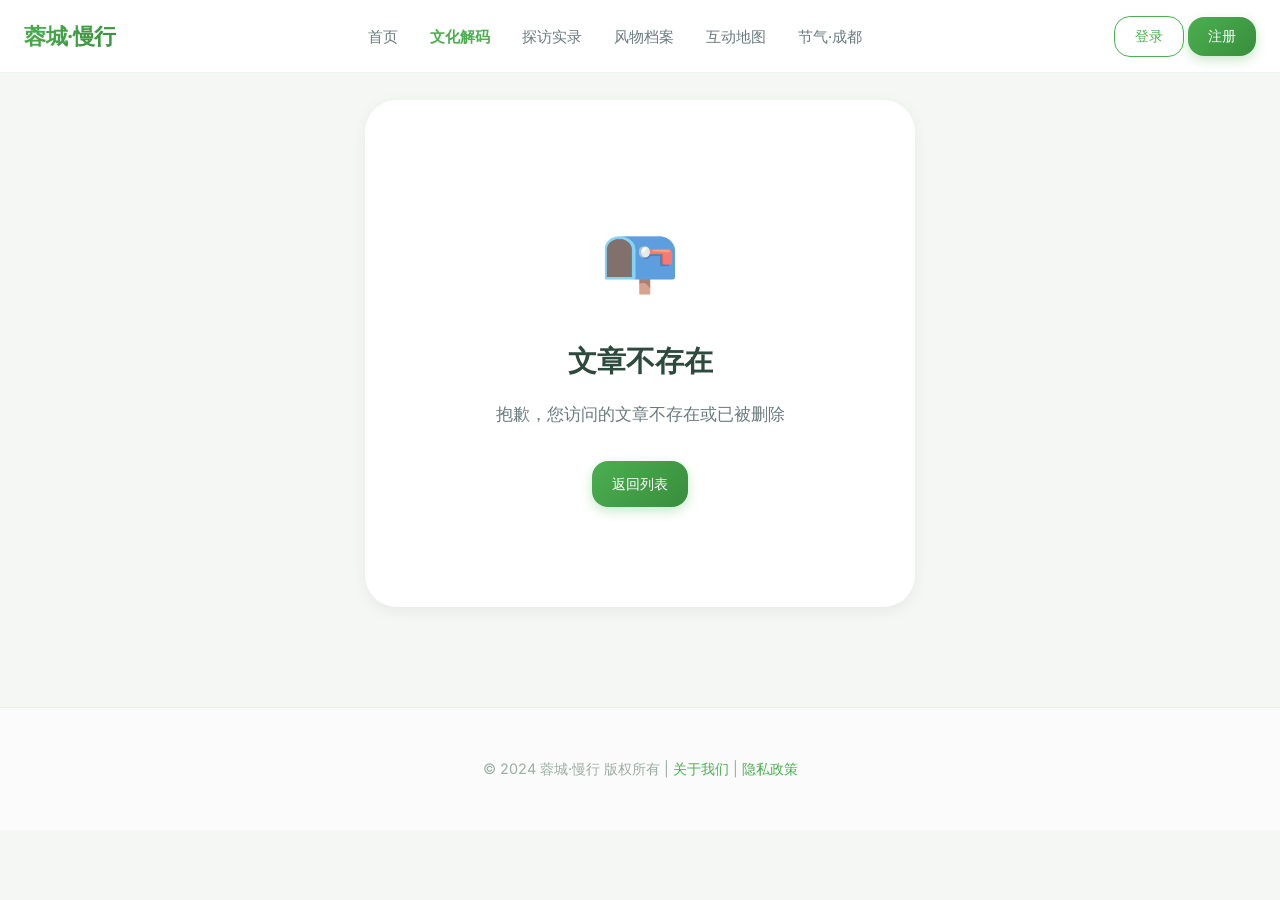
<file: article-detail.html>
<!DOCTYPE html>
<html lang="zh-CN">
<head>
    <meta charset="UTF-8">
    <meta name="viewport" content="width=device-width, initial-scale=1.0">
    <meta name="keywords" content="成都,文化解码,文章详情">
    <meta name="description" content="蓉城·慢行 - 文化解码文章详情">
    <title>文章详情 - 蓉城·慢行</title>
    <link rel="preconnect" href="https://fonts.googleapis.com">
    <link rel="preconnect" href="https://fonts.gstatic.com" crossorigin>
    <link href="https://fonts.googleapis.com/css2?family=Inter:wght@400;500;600;700&family=Noto+Serif+SC:wght@400;500;600&display=swap" rel="stylesheet">
    <style>
        :root {
            --primary-color: #4CAF50;
            --primary-dark: #388E3C;
            --primary-light: #E8F5E9;
            --background-color: #F5F7F5;
            --card-bg: #FFFFFF;
            --text-primary: #2D4A3E;
            --text-secondary: #6B7B7D;
            --text-muted: #9CAFA5;
            --border-color: rgba(76, 175, 80, 0.1);
            
            --color-history: #4CAF50;
            --color-ich: #FF9800;
            --color-folk: #2196F3;
            --color-festival: #9C27B0;
            
            --shadow-sm: 0 2px 8px rgba(0, 0, 0, 0.04);
            --shadow-md: 0 4px 16px rgba(0, 0, 0, 0.06);
            --shadow-lg: 0 8px 24px rgba(0, 0, 0, 0.08);
            --radius-sm: 12px;
            --radius-md: 16px;
            --radius-lg: 24px;
            --radius-xl: 32px;
        }

        * {
            margin: 0;
            padding: 0;
            box-sizing: border-box;
        }

        body {
            font-family: 'Inter', system-ui, -apple-system, sans-serif;
            background-color: var(--background-color);
            color: var(--text-primary);
            line-height: 1.8;
        }

        .header {
            background: rgba(255, 255, 255, 0.95);
            backdrop-filter: blur(16px);
            -webkit-backdrop-filter: blur(16px);
            position: fixed;
            top: 0;
            left: 0;
            right: 0;
            z-index: 1000;
            border-bottom: 1px solid var(--border-color);
        }

        .container {
            max-width: 1280px;
            margin: 0 auto;
            padding: 0 24px;
            display: flex;
            justify-content: space-between;
            align-items: center;
            height: 72px;
        }

        .logo {
            font-size: 1.4rem;
            font-weight: 600;
            background: linear-gradient(135deg, var(--primary-color) 0%, var(--primary-dark) 100%);
            -webkit-background-clip: text;
            -webkit-text-fill-color: transparent;
            background-clip: text;
            text-decoration: none;
            letter-spacing: -0.5px;
        }

        .nav-links {
            display: flex;
            list-style: none;
            gap: 32px;
        }

        .nav-links a {
            text-decoration: none;
            color: var(--text-secondary);
            font-size: 0.95rem;
            font-weight: 400;
            transition: color 0.25s ease;
        }

        .nav-links a:hover {
            color: var(--primary-color);
        }

        .nav-links a.active {
            color: var(--primary-color);
            font-weight: 600;
        }

        .btn {
            padding: 10px 20px;
            border-radius: var(--radius-md);
            font-size: 0.9rem;
            font-weight: 500;
            cursor: pointer;
            border: none;
            transition: all 0.25s ease;
            text-decoration: none;
            display: inline-flex;
            align-items: center;
            font-family: inherit;
        }

        .btn-outline {
            background: transparent;
            border: 1.5px solid var(--primary-color);
            color: var(--primary-color);
        }

        .btn-outline:hover {
            background: rgba(76, 175, 80, 0.08);
        }

        .btn-fill {
            background: linear-gradient(135deg, var(--primary-color) 0%, var(--primary-dark) 100%);
            color: white;
            box-shadow: 0 4px 12px rgba(76, 175, 80, 0.3);
        }

        .btn-fill:hover {
            transform: translateY(-1px);
            box-shadow: 0 6px 20px rgba(76, 175, 80, 0.4);
        }

        .back-btn {
            display: inline-flex;
            align-items: center;
            gap: 8px;
            color: var(--primary-color);
            text-decoration: none;
            font-weight: 500;
            padding: 14px 24px;
            border-radius: var(--radius-md);
            background: rgba(76, 175, 80, 0.08);
            transition: all 0.3s ease;
            margin-bottom: 32px;
            border: 1px solid transparent;
        }

        .back-btn:hover {
            background: rgba(76, 175, 80, 0.15);
            transform: translateX(-6px);
            border-color: rgba(76, 175, 80, 0.2);
        }

        .article-container {
            max-width: 850px;
            margin: 100px auto 80px;
            padding: 0 24px;
        }

        .article-header {
            margin-bottom: 36px;
        }

        .article-meta {
            display: flex;
            align-items: center;
            gap: 16px;
            margin-bottom: 20px;
            flex-wrap: wrap;
        }

        .article-tag {
            padding: 8px 20px;
            border-radius: 24px;
            font-size: 0.85rem;
            font-weight: 600;
            color: white;
            box-shadow: 0 2px 8px rgba(0, 0, 0, 0.15);
        }

        .article-tag.history { background: var(--color-history); }
        .article-tag.ich { background: var(--color-ich); }
        .article-tag.folk { background: var(--color-folk); }
        .article-tag.festival { background: var(--color-festival); }

        .article-date {
            font-size: 0.95rem;
            color: var(--text-muted);
            display: flex;
            align-items: center;
            gap: 6px;
        }

        .article-date::before {
            content: '📅';
            font-size: 0.85rem;
        }

        .article-title {
            font-family: 'Noto Serif SC', 'Inter', serif;
            font-size: 2.5rem;
            font-weight: 600;
            color: var(--text-primary);
            line-height: 1.25;
            margin-bottom: 24px;
            letter-spacing: -0.5px;
        }

        .article-cover-wrapper {
            position: relative;
            margin-bottom: 40px;
            border-radius: var(--radius-xl);
            overflow: hidden;
            box-shadow: var(--shadow-lg);
        }

        .article-cover {
            width: 100%;
            height: 420px;
            object-fit: cover;
            transition: transform 0.6s ease;
        }

        .article-cover-wrapper:hover .article-cover {
            transform: scale(1.02);
        }

        .cover-overlay {
            position: absolute;
            bottom: 0;
            left: 0;
            right: 0;
            height: 80px;
            background: linear-gradient(to top, rgba(0, 0, 0, 0.4), transparent);
        }

        .article-content {
            background: var(--card-bg);
            padding: 48px;
            border-radius: var(--radius-xl);
            box-shadow: var(--shadow-sm);
        }

        .article-text {
            font-size: 1.1rem;
            color: var(--text-primary);
            line-height: 1.9;
            margin-bottom: 40px;
        }

        .article-text p {
            margin-bottom: 24px;
            text-indent: 2em;
        }

        .article-text p:last-child {
            margin-bottom: 0;
        }

        .knowledge-section {
            background: linear-gradient(135deg, var(--primary-light) 0%, rgba(76, 175, 80, 0.02) 100%);
            border-left: 5px solid var(--primary-color);
            padding: 28px;
            border-radius: 0 var(--radius-lg) var(--radius-lg) 0;
            margin-bottom: 36px;
        }

        .knowledge-section h3 {
            font-size: 1.3rem;
            font-weight: 600;
            color: var(--primary-color);
            margin-bottom: 20px;
            display: flex;
            align-items: center;
            gap: 10px;
        }

        .knowledge-section ul {
            list-style: none;
            padding: 0;
        }

        .knowledge-section li {
            position: relative;
            padding-left: 32px;
            padding-bottom: 16px;
            color: var(--text-secondary);
            font-size: 1rem;
            line-height: 1.8;
        }

        .knowledge-section li:last-child {
            padding-bottom: 0;
        }

        .knowledge-section li::before {
            content: '';
            position: absolute;
            left: 0;
            top: 8px;
            width: 20px;
            height: 20px;
            background: var(--primary-color);
            color: white;
            border-radius: 50%;
            font-size: 0.8rem;
            display: flex;
            align-items: center;
            justify-content: center;
            font-weight: 600;
            box-shadow: 0 2px 8px rgba(76, 175, 80, 0.3);
        }

        .knowledge-section li:nth-child(1)::before { content: '1'; }
        .knowledge-section li:nth-child(2)::before { content: '2'; }
        .knowledge-section li:nth-child(3)::before { content: '3'; }

        .extra-section {
            background: linear-gradient(135deg, #FFF9C4 0%, #FFF59D 100%);
            border-radius: var(--radius-lg);
            padding: 28px;
            margin-bottom: 36px;
            border: 1px solid rgba(255, 193, 7, 0.3);
        }

        .extra-section h3 {
            font-size: 1.2rem;
            font-weight: 600;
            color: #F57C00;
            margin-bottom: 14px;
            display: flex;
            align-items: center;
            gap: 8px;
        }

        .extra-section p {
            font-size: 0.98rem;
            color: var(--text-primary);
            line-height: 1.8;
        }

        .source-section {
            background: #F8F9FA;
            border-radius: var(--radius-lg);
            padding: 24px;
            border-left: 4px solid var(--text-muted);
        }

        .source-section h3 {
            font-size: 1.1rem;
            font-weight: 600;
            color: var(--text-muted);
            margin-bottom: 12px;
            display: flex;
            align-items: center;
            gap: 8px;
        }

        .source-section p {
            font-size: 0.95rem;
            color: var(--text-secondary);
            line-height: 1.7;
            font-style: italic;
        }

        .not-found {
            text-align: center;
            padding: 100px 24px;
            max-width: 550px;
            margin: 100px auto;
            background: var(--card-bg);
            border-radius: var(--radius-xl);
            box-shadow: var(--shadow-md);
        }

        .not-found-icon {
            font-size: 4rem;
            margin-bottom: 20px;
            opacity: 0.7;
        }

        .not-found h2 {
            font-size: 1.8rem;
            font-weight: 600;
            color: var(--text-primary);
            margin-bottom: 12px;
        }

        .not-found p {
            font-size: 1.05rem;
            color: var(--text-secondary);
            margin-bottom: 32px;
        }

        .footer {
            text-align: center;
            padding: 48px 24px;
            color: var(--text-muted);
            font-size: 0.9rem;
            border-top: 1px solid var(--border-color);
            margin-top: 60px;
            background: rgba(255, 255, 255, 0.5);
        }

        .footer a {
            color: var(--primary-color);
            text-decoration: none;
            transition: color 0.25s ease;
        }

        .footer a:hover {
            color: var(--primary-dark);
        }

        @media (max-width: 768px) {
            .container {
                padding: 0 16px;
                height: 64px;
            }

            .logo {
                font-size: 1.2rem;
            }

            .nav-links {
                display: none;
            }

            .btn {
                padding: 8px 14px;
                font-size: 0.85rem;
            }

            .article-container {
                margin-top: 80px;
                padding: 0 16px;
            }

            .back-btn {
                padding: 12px 20px;
                font-size: 0.9rem;
            }

            .article-title {
                font-size: 1.7rem;
                line-height: 1.3;
            }

            .article-cover-wrapper {
                border-radius: var(--radius-lg);
            }

            .article-cover {
                height: 260px;
            }

            .article-content {
                padding: 28px 24px;
                border-radius: var(--radius-lg);
            }

            .article-text {
                font-size: 1rem;
            }

            .article-text p {
                margin-bottom: 20px;
            }

            .knowledge-section,
            .extra-section,
            .source-section {
                padding: 20px;
            }

            .knowledge-section h3,
            .extra-section h3 {
                font-size: 1.1rem;
            }

            .knowledge-section li {
                padding-left: 28px;
                font-size: 0.95rem;
            }
        }
    </style>
</head>
<body>
    <header class="header">
        <div class="container">
            <a href="index.html" class="logo">蓉城·慢行</a>
            <ul class="nav-links">
                <li><a href="index.html">首页</a></li>
                <li><a href="articles.html" class="active">文化解码</a></li>
                <li><a href="travelogue.html">探访实录</a></li>
                <li><a href="fengwu.html">风物档案</a></li>
                <li><a href="map.html">互动地图</a></li>
                <li><a href="solar-term.html">节气·成都</a></li>
            </ul>
            <div class="auth-buttons" id="authButtons">
                <button class="btn btn-outline" onclick="window.location.href='login.html'">登录</button>
                <button class="btn btn-fill" onclick="window.location.href='login.html'">注册</button>
            </div>
        </div>
    </header>

    <main class="article-container" id="articleContainer">
        <div class="not-found" id="notFound">
            <div class="not-found-icon">📭</div>
            <h2>文章不存在</h2>
            <p>抱歉，您访问的文章不存在或已被删除</p>
            <a href="articles.html" class="btn btn-fill">返回列表</a>
        </div>
    </main>

    <footer class="footer">
        <p>&copy; 2024 蓉城·慢行 版权所有 | <a href="#" target="_blank">关于我们</a> | <a href="#" target="_blank">隐私政策</a></p>
    </footer>

    <script>
        const articlesData = {
            "history-1": {
                id: "history-1",
                title: "三星堆与古蜀文明：神秘的古蜀王国",
                type: "历史渊源",
                typeClass: "history",
                date: "2025年1月1日",
                image: "sanxing.png",
                content: `三星堆遗址位于四川广汉，距今约4800-2600年，是古蜀文化的代表性遗址。1929年，当地农民燕道诚在挖水沟时首次发现玉石器，从此揭开了古蜀文明的神秘面纱。

1986年，两个祭祀坑的发现震惊世界，出土了青铜神树、青铜大立人、纵目面具等珍贵文物1000余件。这些文物造型奇特、工艺精湛，与中原青铜文明迥然不同，证明古代蜀地存在着一个高度发达的独立文明。

三星堆的发现改写了中国古代文明史，将古蜀文明的历史推前到5000年前。学者认为，三星堆可能是古代蜀国的都城，是长江上游文明的中心。`,
                knowledgePoints: [
                    "三星堆遗址位于四川广汉，距今约4800-2600年，是古蜀文化的代表性遗址。",
                    "出土的青铜神树高达3.96米，是世界上发现最大的单件青铜文物。",
                    "纵目面具的眼球呈柱状突出，被认为是蜀王蚕丛“纵目”传说的物证。"
                ],
                source: "引自《三星堆：古蜀王国的圣地》，四川省文物考古研究院，2021年",
                extra: {
                    title: "🔍 考古小知识",
                    content: "三星堆的“三星”得名于遗址区三个起伏相连的土堆，宛如三颗星辰；而“堆”在四川方言中指人工筑造的土台。"
                }
            },
            "history-2": {
                id: "history-2",
                title: "都江堰：李冰父子的千年水利奇迹",
                type: "历史渊源",
                typeClass: "history",
                date: "2025年1月2日",
                image: "dujiangyan.png",
                content: `都江堰始建于公元前256年，由战国时期秦国蜀郡太守李冰及其子主持修建。这是全世界迄今为止年代最久、唯一留存、仍在使用的无坝引水水利工程。

都江堰由三大主体工程组成：鱼嘴分水堤将岷江分为内江和外江；飞沙堰溢洪道在洪水期自动溢洪排沙；宝瓶口则控制进入成都平原的水量。“深淘滩，低作堰”的治水六字诀，至今仍是水利工程的重要准则。

都江堰的建成使成都平原“水旱从人，不知饥馑”，从此成为“天府之国”。2000年，都江堰被列入世界文化遗产名录。`,
                knowledgePoints: [
                    "都江堰由鱼嘴分水堤、飞沙堰溢洪道、宝瓶口引水口三大主体工程组成。",
                    "“深淘滩，低作堰”的治水六字诀，至今仍是水利工程的重要准则。",
                    "都江堰使成都平原成为“天府之国”，灌溉面积超过1000万亩。"
                ],
                source: "引自《都江堰：世界文化遗产保护报告》，都江堰管理局，2022年",
                extra: {
                    title: "🌊 放水节",
                    content: "每年清明节，都江堰举行盛大的放水节，模拟古代“砍杩槎放水”仪式，重现两千多年前李冰“祀水”的古老传统。"
                }
            },
            "ich-1": {
                id: "ich-1",
                title: "蜀锦：千年织锦，东方瑰宝",
                type: "非遗",
                typeClass: "ich",
                date: "2025年1月3日",
                image: "shujin.png",
                content: `蜀锦是中国四大名锦之一，因产于四川（古称“蜀”）而得名。蜀锦以图案精美、色彩艳丽、质地坚韧著称，已有2000多年历史。

蜀锦采用独特的“通经断纬”织法，可实现复杂图案的一次成型。这种织法比一般织锦更费工时，但图案更加精细立体。蜀锦的纹样多取材于自然，如熊猫、芙蓉、龙凤等，富有浓郁的地方特色。

成都“锦江区”的名称正源于蜀锦。三国时期，蜀汉在成都设“锦官”管理蜀锦生产，成都因此得名“锦官城”。2006年，蜀锦织造技艺被列入第一批国家级非物质文化遗产名录。`,
                knowledgePoints: [
                    "蜀锦采用独特的“通经断纬”织法，可实现复杂图案的一次成型。",
                    "2006年，蜀锦织造技艺被列入第一批国家级非物质文化遗产名录。",
                    "成都“锦江区”的名称正源于蜀锦，因古代设有锦官管理蜀锦生产。"
                ],
                source: "引自《蜀锦志》，成都市非物质文化遗产保护中心，2019年",
                extra: {
                    title: "🏛️ 蜀锦与丝绸之路",
                    content: "蜀锦是南方丝绸之路上的重要贸易商品，远销印度、中亚乃至罗马，是中华文明与世界文明交流的见证。"
                }
            },
            "ich-2": {
                id: "ich-2",
                title: "川剧变脸：瞬息万变的艺术",
                type: "非遗",
                typeClass: "ich",
                date: "2025年1月4日",
                image: "bianlian.png",
                content: `变脸是川剧表演的特技之一，用于揭示剧中人物的内心及思想感情的变化，即把不可见、不可感的抽象情绪变成可见可感的具体形象——脸谱。

川剧变脸的手法大体上分为三种：“抹脸”、“吹脸”、“扯脸”。“抹脸”是将油彩涂在脸上某部位，用手一抹即可变脸；“吹脸”适用于金粉、墨粉等粉末状化妆品；“扯脸”最为复杂，将脸谱画在绸子上剪好，系上丝线贴在脸上，表演时一张张扯下。

变脸的目的与剧情发展紧密相关，是川剧艺术中刻画人物的重要手段。川剧变脸已被列为国家级非物质文化遗产，并成为成都文化的国际名片。`,
                knowledgePoints: [
                    "变脸手法包括抹脸、吹脸、扯脸三种，其中“扯脸”最为复杂，可变换10多张脸谱。",
                    "脸谱颜色代表不同人物性格：红色表忠勇、黑色表刚直、白色表奸诈。",
                    "川剧变脸已被列为国家级非物质文化遗产，并成为成都文化的国际名片。"
                ],
                source: "引自《川剧艺术大观》，四川省川剧院，2020年",
                extra: {
                    title: "🎭 著名变脸艺术家",
                    content: "康子林（1870-1930）是川剧变脸技艺的集大成者；王道正被誉为“变脸王”，曾创下1分钟变12张脸的纪录；彭登怀曾在电视剧《笑傲江湖》中展示变脸技艺。"
                }
            },
            "folk-1": {
                id: "folk-1",
                title: "成都茶馆文化：一壶茶，半日闲",
                type: "民俗",
                typeClass: "folk",
                date: "2025年1月5日",
                image: "chaguan.png",
                content: `成都人爱喝茶，更爱“泡茶馆”。成都拥有超过10000家茶馆，是全国茶馆数量最多的城市。对成都人来说，茶馆不仅是喝茶的地方，更是社交场、议事厅、信息中心。

鹤鸣茶社始建于1923年，位于人民公园内，是成都现存最老的传统茶馆之一。竹椅、方桌、盖碗茶，是鹤鸣不变的标配。老茶客们每天清晨准时出现，一壶茶、一份报，可以坐上一整天。

“盖碗茶”是成都特色茶具，由茶盖、茶碗、茶托三件套组成。茶盖可用来刮茶沫、控制水温，也可以当作杯托使用。喝茶时，用茶盖轻轻拨开茶叶，小口慢饮，这就是成都人的“巴适”生活。`,
                knowledgePoints: [
                    "成都拥有超过10000家茶馆，是全国茶馆数量最多的城市。",
                    "鹤鸣茶社始建于1923年，是成都现存最老的传统茶馆之一。",
                    "“盖碗茶”是成都特色茶具，茶盖可用来刮茶沫、控制水温、作杯托。"
                ],
                source: "引自《成都茶馆：市井生活图景》，四川大学民俗学研究所，2021年",
                extra: {
                    title: "🍵 茶馆里的特色服务",
                    content: "除了喝茶，成都茶馆还提供掏耳朵、擦鞋、卖瓜子花生、棋牌娱乐等服务，是体验成都市井生活的最佳场所。"
                }
            },
            "folk-2": {
                id: "folk-2",
                title: "掏耳朵：成都街头的非遗绝活",
                type: "民俗",
                typeClass: "folk",
                date: "2025年1月6日",
                image: "caier.png",
                content: `在成都的公园和茶馆，随处可见手持长钳、耳勺的“采耳师”。掏耳朵在成都叫“采耳”，是一项流传百年的民间技艺，也是一门非物质文化遗产。

全套采耳工具包括耳扒、鹅毛棒、镊子、云刀、震子等十余种。采耳师先用云刀清理耳周毛发，再用耳勺轻轻掏取耳垢，最后用鹅毛棒转动清理，整个过程让人酥麻放松，有“小舒服”之称。

民间有“到成都不掏耳朵，等于没来”的说法。成都采耳技艺已被列入市级非物质文化遗产名录。许多游客专程来成都体验这一独特的“耳部SPA”。`,
                knowledgePoints: [
                    "成都采耳技艺已被列入市级非物质文化遗产名录。",
                    "全套采耳工具包括耳扒、鹅毛棒、镊子、云刀、震子等十余种。",
                    "民间有“到成都不掏耳朵，等于没来”的说法。"
                ],
                source: "引自《成都采耳技艺传承人口述史》，成都市文化馆，2020年",
                extra: {
                    title: "💡 采耳小贴士",
                    content: "建议在人民公园鹤鸣茶社、宽窄巷子等正规场所体验采耳，价格通常为30-60元/次，包含约15分钟的完整服务。"
                }
            },
            "festival-1": {
                id: "festival-1",
                title: "成都国际熊猫节：与国宝的年度约会",
                type: "特色节庆",
                typeClass: "festival",
                date: "2025年1月7日",
                image: "xiongmao.png",
                content: `成都国际熊猫节是每年9月在成都举办的大型文化旅游盛事，以大熊猫为主题，旨在推广熊猫文化和大熊猫保护事业。

首届熊猫节于2001年举办，至今已成功举办20余届。活动内容包括熊猫画展、熊猫玩偶设计大赛、大熊猫保护国际论坛、熊猫主题花车巡游等。2024年熊猫节吸引了超过50万游客参与。

熊猫节期间，成都大熊猫繁育研究基地会举办“熊猫宝宝见面会”，新生熊猫幼崽首次亮相，是熊猫节最受欢迎的环节。`,
                knowledgePoints: [
                    "首届熊猫节于2001年举办，至今已成功举办20余届。",
                    "活动包括熊猫画展、熊猫玩偶设计大赛、大熊猫保护论坛等。",
                    "2024年熊猫节吸引了超过50万游客参与。"
                ],
                source: "引自《成都文旅节庆活动年报》，成都文旅局，2024年",
                extra: {
                    title: "🐼 大熊猫基地信息",
                    content: "成都大熊猫繁育研究基地是观看大熊猫的最佳地点，建议上午9点前到达，可以看到熊猫最活跃的进食和玩耍状态。"
                }
            },
            "festival-2": {
                id: "festival-2",
                title: "都江堰放水节：传承千年的祭祀盛典",
                type: "特色节庆",
                typeClass: "festival",
                date: "2025年1月8日",
                image: "fangshui.png",
                content: `都江堰放水节是每年清明节在都江堰举行的传统祭祀盛典，已有1000多年历史，是国家级非物质文化遗产。

放水节始于公元978年，最初是纪念李冰父子修建都江堰的祭祀活动。仪式包括“砍杩槎放水”、“祭祀李冰”、“堰工技术表演”等环节。“砍杩槎”是最震撼的环节——砍断拦水的杩槎，岷江水奔腾而出，象征春灌开始。

放水节标志着成都平原春耕的开始，是川西农耕文化的重要象征。如今，放水节已发展为集祭祀、表演、旅游于一体的大型节庆活动，每年吸引数万游客。`,
                knowledgePoints: [
                    "放水节始于公元978年，已延续1000多年，是国家级非物质文化遗产。",
                    "仪式包括“砍杩槎放水”、“祭祀李冰”、“堰工技术表演”等环节。",
                    "放水标志着成都平原春灌的开始，是川西农耕文化的重要象征。"
                ],
                source: "引自《都江堰放水节：从祭祀到旅游节庆》，四川大学，2019年",
                extra: {
                    title: "📅 最佳观赏时间",
                    content: "放水节每年清明节（4月4日或5日）举行，建议提前关注官方公告。观赏最佳位置在都江堰景区伏龙观和安澜索桥附近。"
                }
            }
        };

        function getUrlParam(name) {
            const urlParams = new URLSearchParams(window.location.search);
            return urlParams.get(name);
        }

        function renderArticle(article) {
            const container = document.getElementById('articleContainer');
            
            container.innerHTML = `
                <a href="articles.html" class="back-btn">
                    <span>←</span>
                    <span>返回列表</span>
                </a>
                
                <article class="article-header">
                    <div class="article-meta">
                        <span class="article-tag ${article.typeClass}">${article.type}</span>
                        <span class="article-date">${article.date}</span>
                    </div>
                    <h1 class="article-title">${article.title}</h1>
                </article>
                
                <div class="article-cover-wrapper">
                    <img src="${article.image}" alt="${article.title}" class="article-cover"
                         onerror="this.src='https://picsum.photos/850/420?random=${article.id}'">
                    <div class="cover-overlay"></div>
                </div>
                
                <div class="article-content">
                    <div class="article-text">
                        ${article.content.split('\n').map(p => p.trim() ? `<p>${p}</p>` : '').join('')}
                    </div>
                    
                    <div class="knowledge-section">
                        <h3>📌 知识点</h3>
                        <ul>
                            ${article.knowledgePoints.map(point => `<li>${point}</li>`).join('')}
                        </ul>
                    </div>
                    
                    <div class="extra-section">
                        <h3>${article.extra.title}</h3>
                        <p>${article.extra.content}</p>
                    </div>
                    
                    <div class="source-section">
                        <h3>📖 引用来源</h3>
                        <p>${article.source}</p>
                    </div>
                </div>
            `;
        }

        function updateAuthUI() {
            const authButtons = document.getElementById('authButtons');
            try {
                const user = JSON.parse(localStorage.getItem('currentUser'));
                if (user) {
                    authButtons.innerHTML = `
                        <span style="color: var(--text-primary); margin-right: 1rem; font-weight: 500;">${user.nickname}</span>
                        ${user.isAdmin ? '<a href="admin.html" class="btn btn-outline" style="margin-right: 0.5rem;">管理后台</a>' : ''}
                        <button class="btn btn-fill" onclick="logout()">退出</button>
                    `;
                }
            } catch (e) {}
        }

        function logout() {
            localStorage.removeItem('currentUser');
            window.location.reload();
        }

        document.addEventListener('DOMContentLoaded', function() {
            updateAuthUI();
            
            const articleId = getUrlParam('id');
            if (!articleId) {
                return;
            }
            
            const article = articlesData[articleId];
            if (article) {
                renderArticle(article);
            }
        });
    </script>
</body>
</html>
</file>
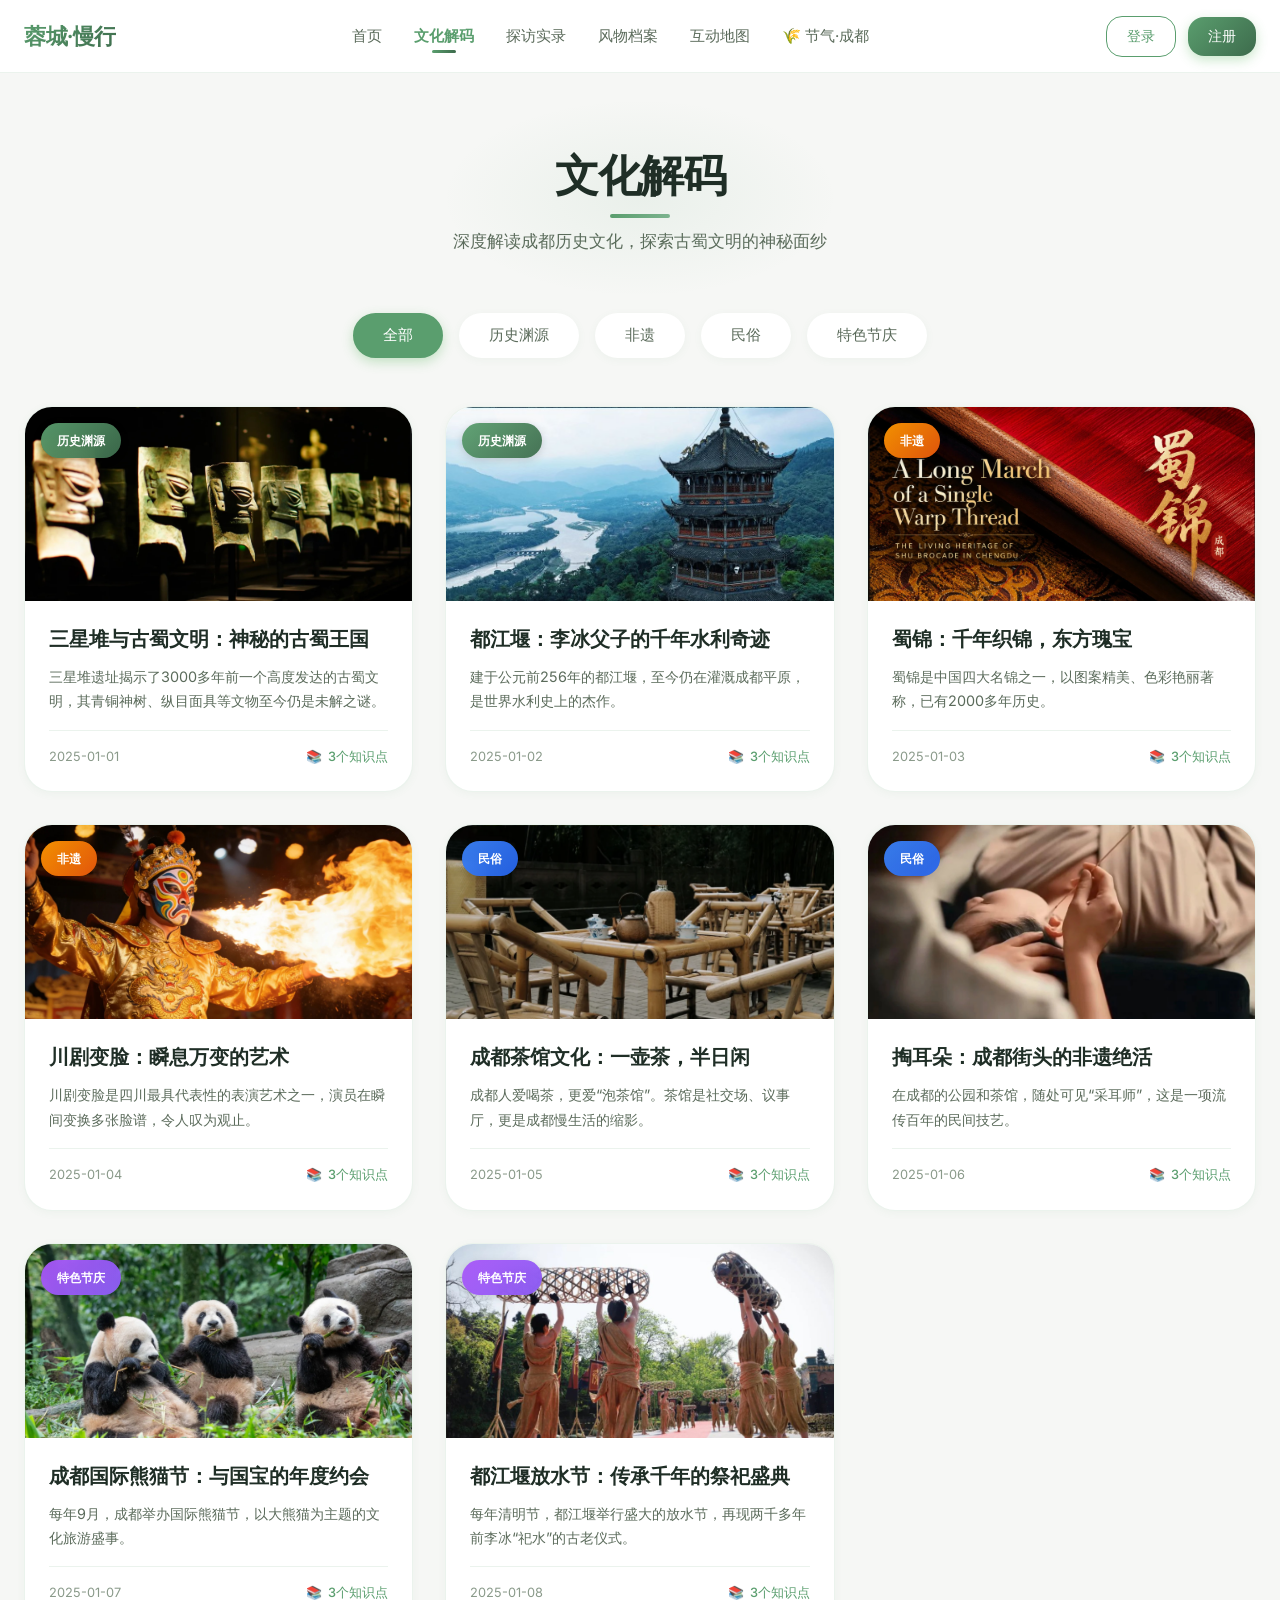
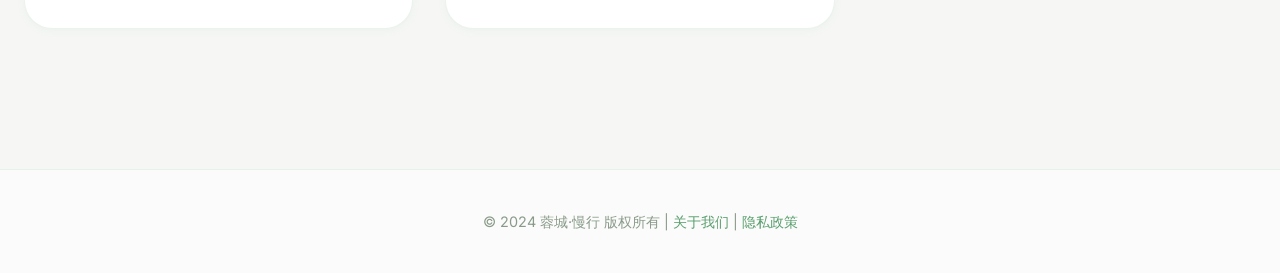
<file: articles.html>
<!DOCTYPE html>
<html lang="zh-CN">
<head>
    <meta charset="UTF-8">
    <meta name="viewport" content="width=device-width, initial-scale=1.0">
    <meta name="keywords" content="成都,文化解码,历史,非遗,民俗">
    <meta name="description" content="蓉城·慢行 - 深度解读成都历史文化">
    <title>文化解码 - 蓉城·慢行</title>
    <link rel="preconnect" href="https://fonts.googleapis.com">
    <link rel="preconnect" href="https://fonts.gstatic.com" crossorigin>
    <link href="https://fonts.googleapis.com/css2?family=Inter:wght@400;500;600;700&display=swap" rel="stylesheet">
    <style>
        :root {
            --primary-color: #5A9E6E;
            --primary-light: #7CB38E;
            --primary-dark: #3D6B4C;
            --background-color: #F6F7F5;
            --card-bg: #FFFFFF;
            --text-primary: #1F2E26;
            --text-secondary: #5B6B5B;
            --text-muted: #8A9A8A;
            --border-color: rgba(90, 158, 110, 0.12);
            
            --color-history: #5A9E6E;
            --color-ich: #FF9800;
            --color-folk: #3B82F6;
            --color-festival: #A855F7;
            
            --shadow-sm: 0 2px 8px rgba(90, 158, 110, 0.06);
            --shadow-md: 0 4px 16px rgba(90, 158, 110, 0.08);
            --shadow-lg: 0 12px 32px rgba(90, 158, 110, 0.15);
            --shadow-hover: 0 16px 40px rgba(90, 158, 110, 0.2);
            --radius-sm: 12px;
            --radius-md: 16px;
            --radius-lg: 24px;
            --radius-xl: 28px;
            --radius-full: 50px;
        }

        * {
            margin: 0;
            padding: 0;
            box-sizing: border-box;
        }

        body {
            font-family: 'Inter', system-ui, -apple-system, sans-serif;
            background-color: var(--background-color);
            color: var(--text-primary);
            line-height: 1.6;
            padding-top: 80px;
        }

        .header {
            background: rgba(255, 255, 255, 0.95);
            backdrop-filter: blur(16px);
            -webkit-backdrop-filter: blur(16px);
            position: fixed;
            top: 0;
            left: 0;
            right: 0;
            z-index: 1000;
            border-bottom: 1px solid var(--border-color);
            transition: all 0.3s ease;
        }

        .header:hover {
            box-shadow: var(--shadow-sm);
        }

        .container {
            max-width: 1280px;
            margin: 0 auto;
            padding: 0 24px;
            display: flex;
            justify-content: space-between;
            align-items: center;
            height: 72px;
        }

        .logo {
            font-size: 1.4rem;
            font-weight: 600;
            background: linear-gradient(135deg, var(--primary-color) 0%, var(--primary-dark) 100%);
            -webkit-background-clip: text;
            -webkit-text-fill-color: transparent;
            background-clip: text;
            text-decoration: none;
            letter-spacing: -0.5px;
        }

        .nav-links {
            display: flex;
            list-style: none;
            gap: 32px;
            margin: 0;
            padding: 0;
        }

        .nav-links a {
            text-decoration: none;
            color: var(--text-secondary);
            font-size: 0.95rem;
            font-weight: 400;
            transition: all 0.25s ease;
            position: relative;
        }

        .nav-links a:hover {
            color: var(--primary-color);
        }

        .nav-links a.active {
            color: var(--primary-color);
            font-weight: 600;
        }

        .nav-links a.active::after {
            content: '';
            position: absolute;
            bottom: -8px;
            left: 50%;
            transform: translateX(-50%);
            width: 24px;
            height: 3px;
            background: linear-gradient(90deg, var(--primary-color), var(--primary-dark));
            border-radius: 2px;
        }

        .auth-buttons {
            display: flex;
            gap: 12px;
            align-items: center;
        }

        .btn {
            padding: 10px 20px;
            border-radius: var(--radius-md);
            font-size: 0.9rem;
            font-weight: 500;
            cursor: pointer;
            border: none;
            transition: all 0.25s ease;
            text-decoration: none;
            display: inline-flex;
            align-items: center;
            font-family: inherit;
        }

        .btn-outline {
            background: transparent;
            border: 1.5px solid var(--primary-color);
            color: var(--primary-color);
        }

        .btn-outline:hover {
            background: rgba(76, 175, 80, 0.08);
        }

        .btn-fill {
            background: linear-gradient(135deg, var(--primary-color) 0%, var(--primary-dark) 100%);
            color: white;
            box-shadow: 0 4px 12px rgba(76, 175, 80, 0.3);
        }

        .btn-fill:hover {
            transform: translateY(-1px);
            box-shadow: 0 6px 20px rgba(76, 175, 80, 0.4);
        }

        .section {
            max-width: 1280px;
            margin: 0 auto;
            padding: 60px 24px;
        }

        .page-header {
            text-align: center;
            margin-bottom: 56px;
            position: relative;
        }

        .page-header::before {
            content: '';
            position: absolute;
            top: 50%;
            left: 50%;
            transform: translate(-50%, -50%);
            width: 400px;
            height: 200px;
            background: radial-gradient(ellipse at center, rgba(90, 158, 110, 0.08) 0%, transparent 70%);
            pointer-events: none;
        }

        .page-title {
            font-size: 2.75rem;
            font-weight: 600;
            color: var(--text-primary);
            margin-bottom: 16px;
            letter-spacing: -1.5px;
            position: relative;
            display: inline-block;
        }

        .page-title::after {
            content: '';
            position: absolute;
            bottom: -8px;
            left: 50%;
            transform: translateX(-50%);
            width: 60px;
            height: 4px;
            background: linear-gradient(90deg, var(--primary-color), var(--primary-light));
            border-radius: 2px;
        }

        .page-subtitle {
            font-size: 1.05rem;
            color: var(--text-secondary);
            font-weight: 400;
            max-width: 550px;
            margin: 0 auto;
            line-height: 1.8;
        }

        .filter-bar {
            display: flex;
            justify-content: center;
            gap: 16px;
            flex-wrap: wrap;
            margin-bottom: 48px;
        }

        .filter-btn {
            padding: 10px 28px;
            border-radius: var(--radius-full);
            font-size: 0.95rem;
            font-weight: 500;
            border: 2px solid transparent;
            background: white;
            color: var(--text-secondary);
            cursor: pointer;
            transition: all 0.3s ease;
            font-family: inherit;
            box-shadow: var(--shadow-sm);
        }

        .filter-btn:hover {
            border-color: var(--primary-color);
            color: var(--primary-color);
        }

        .filter-btn.active {
            background: var(--primary-color);
            color: white;
            border-color: var(--primary-color);
            box-shadow: 0 4px 12px rgba(76, 175, 80, 0.3);
        }

        .articles-grid {
            display: grid;
            grid-template-columns: repeat(auto-fill, minmax(350px, 1fr));
            gap: 32px;
        }

        .article-card {
            background: var(--card-bg);
            border-radius: var(--radius-xl);
            overflow: hidden;
            box-shadow: var(--shadow-sm);
            transition: all 0.4s cubic-bezier(0.4, 0, 0.2, 1);
            cursor: pointer;
            position: relative;
            border: 1px solid var(--border-color);
        }

        .article-card::before {
            content: '';
            position: absolute;
            top: 0;
            left: 0;
            right: 0;
            height: 4px;
            background: linear-gradient(90deg, var(--primary-color), var(--primary-light));
            transform: scaleX(0);
            transition: transform 0.4s ease;
            transform-origin: left;
        }

        .article-card:hover::before {
            transform: scaleX(1);
        }

        .article-card:hover {
            transform: translateY(-10px);
            box-shadow: var(--shadow-hover);
            border-color: rgba(90, 158, 110, 0.3);
        }

        .article-image-wrapper {
            position: relative;
            height: 194px;
            overflow: hidden;
        }

        .article-image {
            width: 100%;
            height: 100%;
            object-fit: cover;
            transition: transform 0.4s ease;
        }

        .article-card:hover .article-image {
            transform: scale(1.05);
        }

        .article-tag {
            position: absolute;
            top: 16px;
            left: 16px;
            padding: 8px 16px;
            border-radius: var(--radius-full);
            font-size: 0.75rem;
            font-weight: 600;
            color: white;
            backdrop-filter: blur(8px);
            -webkit-backdrop-filter: blur(8px);
            box-shadow: 0 2px 8px rgba(0, 0, 0, 0.15);
            transition: all 0.3s ease;
        }

        .article-card:hover .article-tag {
            transform: scale(1.05);
        }

        .article-tag.history {
            background: linear-gradient(135deg, rgba(90, 158, 110, 0.95), rgba(61, 107, 76, 0.95));
        }

        .article-tag.ich {
            background: linear-gradient(135deg, rgba(255, 152, 0, 0.95), rgba(234, 88, 12, 0.95));
        }

        .article-tag.folk {
            background: linear-gradient(135deg, rgba(59, 130, 246, 0.95), rgba(37, 99, 235, 0.95));
        }

        .article-tag.festival {
            background: linear-gradient(135deg, rgba(168, 85, 247, 0.95), rgba(139, 92, 246, 0.95));
        }

        .article-content {
            padding: 24px;
        }

        .article-title {
            font-size: 1.25rem;
            font-weight: 600;
            color: var(--text-primary);
            margin-bottom: 12px;
            line-height: 1.4;
            display: -webkit-box;
            -webkit-line-clamp: 2;
            -webkit-box-orient: vertical;
            overflow: hidden;
        }

        .article-summary {
            font-size: 0.9rem;
            color: var(--text-secondary);
            line-height: 1.7;
            display: -webkit-box;
            -webkit-line-clamp: 3;
            -webkit-box-orient: vertical;
            overflow: hidden;
            margin-bottom: 16px;
        }

        .article-footer {
            display: flex;
            justify-content: space-between;
            align-items: center;
            padding-top: 16px;
            border-top: 1px solid var(--border-color);
        }

        .article-date {
            font-size: 0.8rem;
            color: var(--text-muted);
        }

        .article-meta {
            display: flex;
            align-items: center;
            gap: 6px;
            font-size: 0.8rem;
            color: var(--primary-color);
            font-weight: 500;
        }

        .footer {
            text-align: center;
            padding: 40px 24px;
            color: var(--text-muted);
            font-size: 0.9rem;
            border-top: 1px solid var(--border-color);
            margin-top: 80px;
            background: rgba(255, 255, 255, 0.5);
        }

        .footer a {
            color: var(--primary-color);
            text-decoration: none;
        }

        @media (max-width: 1024px) {
            .articles-grid {
                grid-template-columns: repeat(auto-fill, minmax(320px, 1fr));
                gap: 28px;
            }
        }

        @media (max-width: 768px) {
            .container {
                padding: 0 16px;
                height: 64px;
            }

            .logo {
                font-size: 1.2rem;
            }

            .nav-links {
                display: none;
            }

            .btn {
                padding: 8px 14px;
                font-size: 0.85rem;
            }

            .section {
                padding: 40px 16px;
            }

            .page-title {
                font-size: 1.8rem;
            }

            .page-subtitle {
                font-size: 0.9rem;
            }

            .filter-bar {
                gap: 10px;
                margin-bottom: 32px;
            }

            .filter-btn {
                padding: 8px 20px;
                font-size: 0.85rem;
            }

            .articles-grid {
                grid-template-columns: 1fr;
                gap: 24px;
            }

            .article-image-wrapper {
                height: 170px;
            }

            .article-content {
                padding: 20px;
            }

            .article-title {
                font-size: 1.15rem;
            }
        }
    </style>
</head>
<body>
    <header class="header">
        <div class="container">
            <a href="index.html" class="logo">蓉城·慢行</a>
            <ul class="nav-links">
                <li><a href="index.html">首页</a></li>
                <li><a href="articles.html" class="active">文化解码</a></li>
                <li><a href="travelogue.html">探访实录</a></li>
                <li><a href="fengwu.html">风物档案</a></li>
                <li><a href="map.html">互动地图</a></li>
                <li><a href="solar-term.html">🌾 节气·成都</a></li>
            </ul>
            <div class="auth-buttons" id="authButtons">
                <button class="btn btn-outline" id="loginBtn">登录</button>
                <button class="btn btn-fill" id="registerBtn">注册</button>
            </div>
            <div class="user-info" id="userInfo" style="display: none;">
                <span class="user-name" id="userName"></span>
                <button class="btn btn-outline" id="logoutBtn">退出</button>
            </div>
        </div>
    </header>

    <section class="section">
        <div class="page-header">
            <h1 class="page-title">文化解码</h1>
            <p class="page-subtitle">深度解读成都历史文化，探索古蜀文明的神秘面纱</p>
        </div>

        <div class="filter-bar" id="filterBar">
            <button class="filter-btn active" data-type="全部">全部</button>
            <button class="filter-btn" data-type="历史渊源">历史渊源</button>
            <button class="filter-btn" data-type="非遗">非遗</button>
            <button class="filter-btn" data-type="民俗">民俗</button>
            <button class="filter-btn" data-type="特色节庆">特色节庆</button>
        </div>

        <div class="articles-grid" id="articlesGrid"></div>
    </section>

    <footer class="footer">
        <p>&copy; 2024 蓉城·慢行 版权所有 | <a href="#" target="_blank">关于我们</a> | <a href="#" target="_blank">隐私政策</a></p>
    </footer>

    <script>
        const articlesData = [
            {
                id: "history-1",
                title: "三星堆与古蜀文明：神秘的古蜀王国",
                type: "历史渊源",
                typeClass: "history",
                summary: "三星堆遗址揭示了3000多年前一个高度发达的古蜀文明，其青铜神树、纵目面具等文物至今仍是未解之谜。",
                imageUrl: "sanxing.png",
                knowledgePoints: [
                    "三星堆遗址位于四川广汉，距今约4800-2600年，是古蜀文化的代表性遗址。",
                    "出土的青铜神树高达3.96米，是世界上发现最大的单件青铜文物。",
                    "纵目面具的眼球呈柱状突出，被认为是蜀王蚕丛“纵目”传说的物证。"
                ],
                source: "引自《三星堆：古蜀王国的圣地》，四川省文物考古研究院，2021年",
                createdAt: "2025-01-01"
            },
            {
                id: "history-2",
                title: "都江堰：李冰父子的千年水利奇迹",
                type: "历史渊源",
                typeClass: "history",
                summary: "建于公元前256年的都江堰，至今仍在灌溉成都平原，是世界水利史上的杰作。",
                imageUrl: "dujiangyan.png",
                knowledgePoints: [
                    "都江堰由鱼嘴分水堤、飞沙堰溢洪道、宝瓶口引水口三大主体工程组成。",
                    "“深淘滩，低作堰”的治水六字诀，至今仍是水利工程的重要准则。",
                    "都江堰使成都平原成为“天府之国”，灌溉面积超过1000万亩。"
                ],
                source: "引自《都江堰：世界文化遗产保护报告》，都江堰管理局，2022年",
                createdAt: "2025-01-02"
            },
            {
                id: "ich-1",
                title: "蜀锦：千年织锦，东方瑰宝",
                type: "非遗",
                typeClass: "ich",
                summary: "蜀锦是中国四大名锦之一，以图案精美、色彩艳丽著称，已有2000多年历史。",
                imageUrl: "shujin.png",
                knowledgePoints: [
                    "蜀锦采用独特的“通经断纬”织法，可实现复杂图案的一次成型。",
                    "2006年，蜀锦织造技艺被列入第一批国家级非物质文化遗产名录。",
                    "成都“锦江区”的名称正源于蜀锦，因古代设有锦官管理蜀锦生产。"
                ],
                source: "引自《蜀锦志》，成都市非物质文化遗产保护中心，2019年",
                createdAt: "2025-01-03"
            },
            {
                id: "ich-2",
                title: "川剧变脸：瞬息万变的艺术",
                type: "非遗",
                typeClass: "ich",
                summary: "川剧变脸是四川最具代表性的表演艺术之一，演员在瞬间变换多张脸谱，令人叹为观止。",
                imageUrl: "bianlian.png",
                knowledgePoints: [
                    "变脸手法包括抹脸、吹脸、扯脸三种，其中“扯脸”最为复杂，可变换10多张脸谱。",
                    "脸谱颜色代表不同人物性格：红色表忠勇、黑色表刚直、白色表奸诈。",
                    "川剧变脸已被列为国家级非物质文化遗产，并成为成都文化的国际名片。"
                ],
                source: "引自《川剧艺术大观》，四川省川剧院，2020年",
                createdAt: "2025-01-04"
            },
            {
                id: "folk-1",
                title: "成都茶馆文化：一壶茶，半日闲",
                type: "民俗",
                typeClass: "folk",
                summary: "成都人爱喝茶，更爱“泡茶馆”。茶馆是社交场、议事厅，更是成都慢生活的缩影。",
                imageUrl: "chaguan.png",
                knowledgePoints: [
                    "成都拥有超过10000家茶馆，是全国茶馆数量最多的城市。",
                    "鹤鸣茶社始建于1923年，是成都现存最老的传统茶馆之一。",
                    "“盖碗茶”是成都特色茶具，茶盖可用来刮茶沫、控制水温、作杯托。"
                ],
                source: "引自《成都茶馆：市井生活图景》，四川大学民俗学研究所，2021年",
                createdAt: "2025-01-05"
            },
            {
                id: "folk-2",
                title: "掏耳朵：成都街头的非遗绝活",
                type: "民俗",
                typeClass: "folk",
                summary: "在成都的公园和茶馆，随处可见“采耳师”，这是一项流传百年的民间技艺。",
                imageUrl: "caier.png",
                knowledgePoints: [
                    "成都采耳技艺已被列入市级非物质文化遗产名录。",
                    "全套采耳工具包括耳扒、鹅毛棒、镊子、云刀、震子等十余种。",
                    "民间有“到成都不掏耳朵，等于没来”的说法。"
                ],
                source: "引自《成都采耳技艺传承人口述史》，成都市文化馆，2020年",
                createdAt: "2025-01-06"
            },
            {
                id: "festival-1",
                title: "成都国际熊猫节：与国宝的年度约会",
                type: "特色节庆",
                typeClass: "festival",
                summary: "每年9月，成都举办国际熊猫节，以大熊猫为主题的文化旅游盛事。",
                imageUrl: "xiongmao.png",
                knowledgePoints: [
                    "首届熊猫节于2001年举办，至今已成功举办20余届。",
                    "活动包括熊猫画展、熊猫玩偶设计大赛、大熊猫保护论坛等。",
                    "2024年熊猫节吸引了超过50万游客参与。"
                ],
                source: "引自《成都文旅节庆活动年报》，成都文旅局，2024年",
                createdAt: "2025-01-07"
            },
            {
                id: "festival-2",
                title: "都江堰放水节：传承千年的祭祀盛典",
                type: "特色节庆",
                typeClass: "festival",
                summary: "每年清明节，都江堰举行盛大的放水节，再现两千多年前李冰“祀水”的古老仪式。",
                imageUrl: "fangshui.png",
                knowledgePoints: [
                    "放水节始于公元978年，已延续1000多年，是国家级非物质文化遗产。",
                    "仪式包括“砍杩槎放水”、“祭祀李冰”、“堰工技术表演”等环节。",
                    "放水标志着成都平原春灌的开始，是川西农耕文化的重要象征。"
                ],
                source: "引自《都江堰放水节：从祭祀到旅游节庆》，四川大学，2019年",
                createdAt: "2025-01-08"
            }
        ];

        function getTypeClass(type) {
            const typeMap = {
                '历史渊源': 'history',
                '非遗': 'ich',
                '民俗': 'folk',
                '特色节庆': 'festival'
            };
            return typeMap[type] || 'history';
        }

        function renderArticles(articles) {
            const grid = document.getElementById('articlesGrid');
            
            grid.innerHTML = articles.map(article => `
                <article class="article-card" onclick="goToDetail('${article.id}')">
                    <div class="article-image-wrapper">
                        <img src="${article.imageUrl}" alt="${article.title}" class="article-image" 
                             onerror="this.src='https://picsum.photos/600/338?random=${article.id}'">
                        <span class="article-tag ${article.typeClass || getTypeClass(article.type)}">${article.type}</span>
                    </div>
                    <div class="article-content">
                        <h3 class="article-title">${article.title}</h3>
                        <p class="article-summary">${article.summary}</p>
                        <div class="article-footer">
                            <span class="article-date">${formatDate(article.createdAt)}</span>
                            <div class="article-meta">
                                <span>📚</span>
                                <span>${article.knowledgePoints.length}个知识点</span>
                            </div>
                        </div>
                    </div>
                </article>
            `).join('');
        }

        function formatDate(dateStr) {
            const date = new Date(dateStr);
            return `${date.getFullYear()}-${String(date.getMonth() + 1).padStart(2, '0')}-${String(date.getDate()).padStart(2, '0')}`;
        }

        function goToDetail(id) {
            window.location.href = `article-detail.html?id=${id}`;
        }

        function updateAuthUI() {
            const authButtons = document.getElementById('authButtons');
            const userInfo = document.getElementById('userInfo');
            const userName = document.getElementById('userName');
            try {
                const user = JSON.parse(localStorage.getItem('currentUser'));
                if (user) {
                    authButtons.style.display = 'none';
                    userInfo.style.display = 'flex';
                    userName.textContent = user.account;
                }
            } catch (e) {}
        }

        function logout() {
            localStorage.removeItem('currentUser');
            window.location.reload();
        }

        function initAuthModal() {
            const loginModal = document.getElementById('loginModal');
            const registerModal = document.getElementById('registerModal');
            const loginBtn = document.getElementById('loginBtn');
            const registerBtn = document.getElementById('registerBtn');
            const logoutBtn = document.getElementById('logoutBtn');
            const loginModalClose = document.getElementById('loginModalClose');
            const registerModalClose = document.getElementById('registerModalClose');
            const goToRegister = document.getElementById('goToRegister');
            const goToLogin = document.getElementById('goToLogin');
            const doLogin = document.getElementById('doLogin');
            const doRegister = document.getElementById('doRegister');
            const loginError = document.getElementById('loginError');
            const registerError = document.getElementById('registerError');

            if (!localStorage.getItem('users')) {
                const defaultUsers = [
                    { account: 'admin', password: 'admin123', role: 'admin' },
                    { account: 'user', password: '123456', role: 'user' }
                ];
                localStorage.setItem('users', JSON.stringify(defaultUsers));
            }

            loginBtn?.addEventListener('click', () => {
                loginError.style.display = 'none';
                loginModal.classList.add('active');
            });

            registerBtn?.addEventListener('click', () => {
                registerError.style.display = 'none';
                registerModal.classList.add('active');
            });

            loginModalClose?.addEventListener('click', () => {
                loginModal.classList.remove('active');
            });

            registerModalClose?.addEventListener('click', () => {
                registerModal.classList.remove('active');
            });

            loginModal?.addEventListener('click', (e) => {
                if (e.target === loginModal) {
                    loginModal.classList.remove('active');
                }
            });

            registerModal?.addEventListener('click', (e) => {
                if (e.target === registerModal) {
                    registerModal.classList.remove('active');
                }
            });

            goToRegister?.addEventListener('click', (e) => {
                e.preventDefault();
                loginModal.classList.remove('active');
                registerModal.classList.add('active');
            });

            goToLogin?.addEventListener('click', (e) => {
                e.preventDefault();
                registerModal.classList.remove('active');
                loginModal.classList.add('active');
            });

            doLogin?.addEventListener('click', () => {
                const account = document.getElementById('loginAccount').value.trim();
                const password = document.getElementById('loginPassword').value.trim();

                if (!account || !password) {
                    loginError.textContent = '请输入账号和密码';
                    loginError.style.display = 'block';
                    return;
                }

                const users = JSON.parse(localStorage.getItem('users') || '[]');
                const user = users.find(u => u.account === account && u.password === password);

                if (user) {
                    localStorage.setItem('currentUser', JSON.stringify(user));
                    loginModal.classList.remove('active');
                    window.location.reload();
                } else {
                    loginError.textContent = '账号或密码错误';
                    loginError.style.display = 'block';
                }
            });

            doRegister?.addEventListener('click', () => {
                const account = document.getElementById('registerAccount').value.trim();
                const password = document.getElementById('registerPassword').value.trim();
                const confirmPassword = document.getElementById('registerConfirmPassword').value.trim();

                if (!account || !password || !confirmPassword) {
                    registerError.textContent = '请填写所有字段';
                    registerError.style.display = 'block';
                    return;
                }

                if (password !== confirmPassword) {
                    registerError.textContent = '两次输入的密码不一致';
                    registerError.style.display = 'block';
                    return;
                }

                const users = JSON.parse(localStorage.getItem('users') || '[]');
                const existingUser = users.find(u => u.account === account);

                if (existingUser) {
                    registerError.textContent = '该账号已存在';
                    registerError.style.display = 'block';
                    return;
                }

                users.push({ account, password, role: 'user' });
                localStorage.setItem('users', JSON.stringify(users));
                localStorage.setItem('currentUser', JSON.stringify({ account, role: 'user' }));
                registerModal.classList.remove('active');
                window.location.reload();
            });

            logoutBtn?.addEventListener('click', logout);

            document.addEventListener('keydown', (e) => {
                if (e.key === 'Escape') {
                    loginModal.classList.remove('active');
                    registerModal.classList.remove('active');
                }
            });
        }

        document.addEventListener('DOMContentLoaded', function() {
            updateAuthUI();
            initAuthModal();
            renderArticles(articlesData);

            const filterButtons = document.querySelectorAll('.filter-btn');
            filterButtons.forEach(btn => {
                btn.addEventListener('click', function() {
                    filterButtons.forEach(b => b.classList.remove('active'));
                    this.classList.add('active');

                    const type = this.dataset.type;
                    const filtered = type === '全部' ? articlesData : articlesData.filter(a => a.type === type);
                    renderArticles(filtered);
                });
            });
        });
    </script>

    <!-- ========== 登录弹窗 ========== -->
    <div class="modal" id="loginModal" style="display: none;">
        <div class="modal-content">
            <button class="modal-close" id="loginModalClose">&times;</button>
            <h2>欢迎回来</h2>
            <p>登录你的账号，发现更多成都故事</p>
            
            <div class="login-error" id="loginError">账号或密码错误</div>
            
            <div class="form-group">
                <label>账号</label>
                <input type="text" id="loginAccount" placeholder="请输入账号">
            </div>
            
            <div class="form-group">
                <label>密码</label>
                <input type="password" id="loginPassword" placeholder="请输入密码">
            </div>
            
            <button class="btn-login" id="doLogin">登录</button>
            
            <div class="modal-switch">
                还没有账号？<a href="#" id="goToRegister">立即注册</a>
            </div>
            
            <div class="test-accounts">
                <p>测试账号</p>
                <span>管理员：admin / admin123</span>
                <span>普通用户：user / 123456</span>
            </div>
        </div>
    </div>

    <!-- ========== 注册弹窗 ========== -->
    <div class="modal" id="registerModal" style="display: none;">
        <div class="modal-content">
            <button class="modal-close" id="registerModalClose">&times;</button>
            <h2>注册账号</h2>
            <p>创建你的账号，开启成都之旅</p>
            
            <div class="login-error" id="registerError">账号已存在或密码不一致</div>
            
            <div class="form-group">
                <label>账号</label>
                <input type="text" id="registerAccount" placeholder="请输入账号">
            </div>
            
            <div class="form-group">
                <label>密码</label>
                <input type="password" id="registerPassword" placeholder="请输入密码">
            </div>
            
            <div class="form-group">
                <label>确认密码</label>
                <input type="password" id="registerConfirmPassword" placeholder="请再次输入密码">
            </div>
            
            <button class="btn-register" id="doRegister">注册</button>
            
            <div class="modal-switch">
                已有账号？<a href="#" id="goToLogin">立即登录</a>
            </div>
        </div>
    </div>
</body>
</html>
</file>
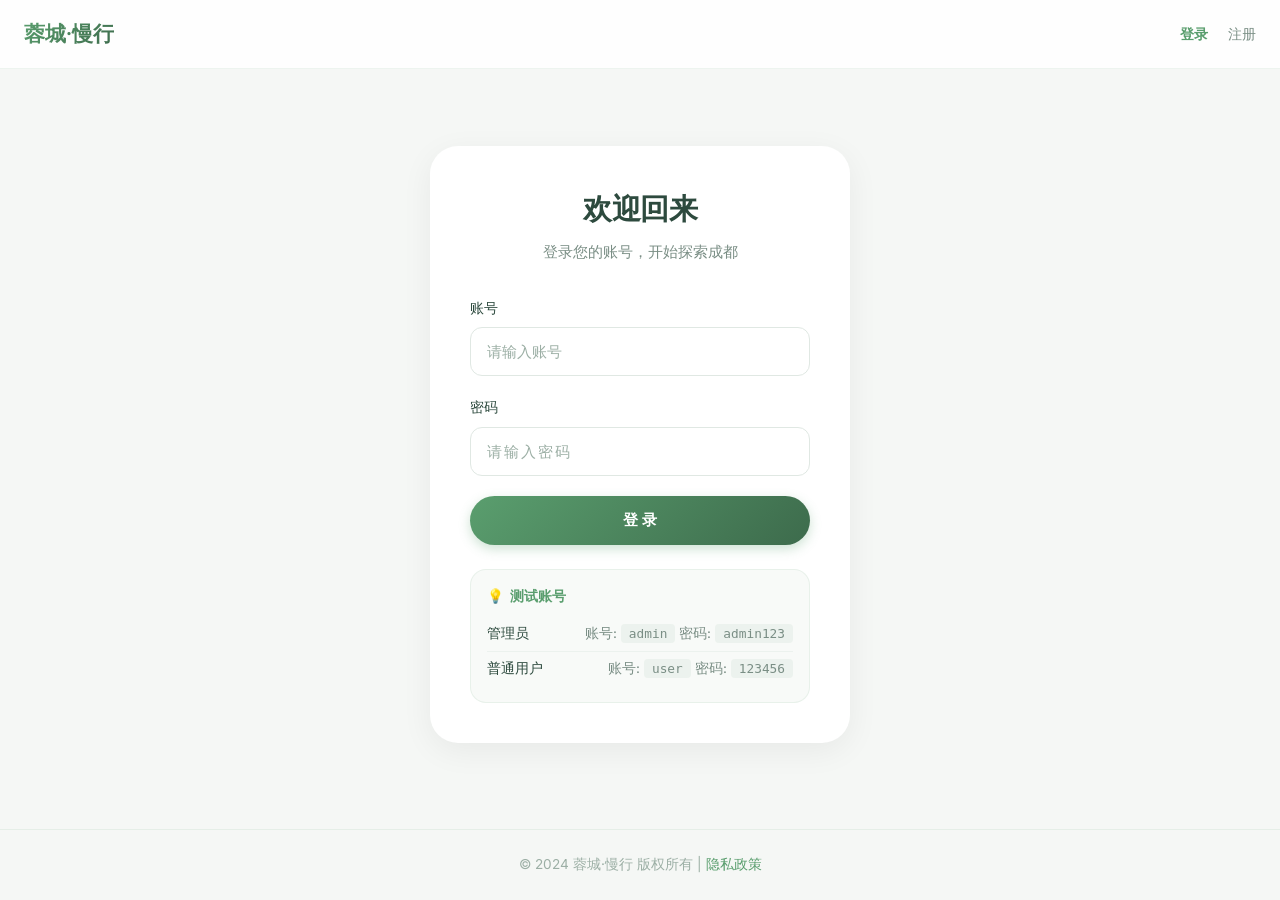
<file: login.html>
<!DOCTYPE html>
<html lang="zh-CN">
<head>
    <meta charset="UTF-8">
    <meta name="viewport" content="width=device-width, initial-scale=1.0">
    <meta name="keywords" content="成都,文旅,登录,账号">
    <meta name="description" content="蓉城·慢行 - 用户登录">
    <title>登录 - 蓉城·慢行</title>
    <link rel="preconnect" href="https://fonts.googleapis.com">
    <link rel="preconnect" href="https://fonts.gstatic.com" crossorigin>
    <link href="https://fonts.googleapis.com/css2?family=Inter:wght@400;500;600;700&display=swap" rel="stylesheet">
    <style>
        :root {
            --primary-color: #5A9E6E;
            --primary-dark: #3D6B4C;
            --primary-light: #7CB88C;
            --background-color: #F5F7F5;
            --card-bg: #FFFFFF;
            --text-primary: #2D4A3E;
            --text-secondary: #7A8E85;
            --text-muted: #9CAFA5;
            --border-color: #E0E8E3;
            --border-focus: #5A9E6E;
            --shadow-sm: 0 4px 16px rgba(0, 0, 0, 0.04);
            --shadow-md: 0 8px 32px rgba(0, 0, 0, 0.06);
            --shadow-lg: 0 12px 48px rgba(0, 0, 0, 0.08);
            --radius-sm: 12px;
            --radius-md: 16px;
            --radius-lg: 24px;
            --radius-xl: 28px;
            --radius-full: 40px;
        }

        * {
            margin: 0;
            padding: 0;
            box-sizing: border-box;
        }

        body {
            font-family: 'Inter', system-ui, -apple-system, sans-serif;
            background-color: var(--background-color);
            color: var(--text-primary);
            line-height: 1.6;
            min-height: 100vh;
            display: flex;
            flex-direction: column;
        }

        .header {
            background: rgba(255, 255, 255, 0.85);
            backdrop-filter: blur(12px);
            -webkit-backdrop-filter: blur(12px);
            position: fixed;
            top: 0;
            left: 0;
            right: 0;
            z-index: 1000;
            border-bottom: 1px solid rgba(90, 158, 110, 0.1);
        }

        .container {
            max-width: 1280px;
            margin: 0 auto;
            padding: 0 24px;
            display: flex;
            justify-content: space-between;
            align-items: center;
            height: 68px;
        }

        .logo {
            font-size: 1.3rem;
            font-weight: 600;
            background: linear-gradient(135deg, var(--primary-color) 0%, var(--primary-dark) 100%);
            -webkit-background-clip: text;
            -webkit-text-fill-color: transparent;
            background-clip: text;
            text-decoration: none;
        }

        .auth-links {
            display: flex;
            gap: 20px;
            align-items: center;
        }

        .auth-links a {
            text-decoration: none;
            color: var(--text-secondary);
            font-size: 0.9rem;
            transition: color 0.25s;
        }

        .auth-links a:hover {
            color: var(--primary-color);
        }

        .auth-links .active {
            color: var(--primary-color);
            font-weight: 600;
        }

        .main-content {
            flex: 1;
            display: flex;
            justify-content: center;
            align-items: center;
            padding: 100px 24px 40px;
        }

        .login-card {
            background: var(--card-bg);
            border-radius: var(--radius-xl);
            box-shadow: var(--shadow-md);
            padding: 40px;
            width: 100%;
            max-width: 420px;
            transition: all 0.3s ease;
        }

        .login-card:hover {
            box-shadow: var(--shadow-lg);
        }

        .card-header {
            text-align: center;
            margin-bottom: 32px;
        }

        .card-title {
            font-size: 1.8rem;
            font-weight: 600;
            color: var(--text-primary);
            margin-bottom: 8px;
            letter-spacing: -0.5px;
        }

        .card-subtitle {
            font-size: 0.95rem;
            color: var(--text-secondary);
        }

        .form-group {
            margin-bottom: 20px;
        }

        .form-group label {
            display: block;
            font-size: 0.875rem;
            font-weight: 500;
            color: var(--text-primary);
            margin-bottom: 8px;
        }

        .form-group input {
            width: 100%;
            padding: 14px 16px;
            border: 1px solid var(--border-color);
            border-radius: var(--radius-sm);
            font-size: 0.95rem;
            font-family: inherit;
            color: var(--text-primary);
            background: transparent;
            transition: all 0.25s ease;
            outline: none;
        }

        .form-group input:focus {
            border-color: var(--border-focus);
            box-shadow: 0 0 0 3px rgba(90, 158, 110, 0.08);
        }

        .form-group input::placeholder {
            color: var(--text-muted);
        }

        .form-group input[type="password"] {
            letter-spacing: 2px;
        }

        .error-message {
            display: none;
            color: #E07A5F;
            font-size: 0.85rem;
            margin-top: 8px;
            padding: 10px 12px;
            background: rgba(224, 122, 95, 0.08);
            border-radius: var(--radius-sm);
        }

        .error-message.show {
            display: block;
        }

        .btn {
            width: 100%;
            padding: 14px;
            border: none;
            border-radius: var(--radius-full);
            font-size: 0.95rem;
            font-weight: 600;
            cursor: pointer;
            transition: all 0.25s ease;
            font-family: inherit;
        }

        .btn-primary {
            background: linear-gradient(135deg, var(--primary-color) 0%, var(--primary-dark) 100%);
            color: white;
            box-shadow: 0 4px 12px rgba(90, 158, 110, 0.3);
        }

        .btn-primary:hover {
            transform: translateY(-1px);
            box-shadow: 0 6px 20px rgba(90, 158, 110, 0.4);
        }

        .btn-primary:active {
            transform: translateY(0);
        }

        .btn-secondary {
            background: transparent;
            border: 1.5px solid var(--border-color);
            color: var(--text-primary);
            margin-top: 12px;
        }

        .btn-secondary:hover {
            border-color: var(--primary-color);
            color: var(--primary-color);
        }

        .test-account {
            margin-top: 24px;
            padding: 16px;
            background: #F8FAF8;
            border-radius: var(--radius-md);
            border: 1px solid rgba(90, 158, 110, 0.1);
        }

        .test-title {
            font-size: 0.85rem;
            font-weight: 600;
            color: var(--primary-color);
            margin-bottom: 10px;
            display: flex;
            align-items: center;
            gap: 6px;
        }

        .test-title::before {
            content: '💡';
        }

        .test-list {
            list-style: none;
            padding: 0;
            margin: 0;
        }

        .test-item {
            font-size: 0.85rem;
            color: var(--text-secondary);
            padding: 6px 0;
            display: flex;
            justify-content: space-between;
            align-items: center;
        }

        .test-item:not(:last-child) {
            border-bottom: 1px solid rgba(90, 158, 110, 0.08);
        }

        .test-label {
            font-weight: 500;
            color: var(--text-primary);
        }

        .test-value {
            font-family: monospace;
            background: rgba(90, 158, 110, 0.08);
            padding: 2px 8px;
            border-radius: 4px;
            font-size: 0.8rem;
        }

        .footer {
            text-align: center;
            padding: 24px;
            color: var(--text-muted);
            font-size: 0.85rem;
            border-top: 1px solid rgba(90, 158, 110, 0.1);
        }

        .footer a {
            color: var(--primary-color);
            text-decoration: none;
            transition: color 0.2s;
        }

        .footer a:hover {
            color: var(--primary-dark);
        }

        .register-form {
            display: none;
        }

        .register-form.active {
            display: block;
        }

        .login-form.hidden {
            display: none;
        }

        @media (max-width: 576px) {
            .container {
                padding: 0 16px;
                height: 64px;
            }

            .logo {
                font-size: 1.15rem;
            }

            .main-content {
                padding: 80px 16px 32px;
            }

            .login-card {
                padding: 28px 24px;
            }

            .card-title {
                font-size: 1.5rem;
            }

            .form-group input {
                padding: 12px 14px;
            }
        }
    </style>
</head>
<body>
    <header class="header">
        <div class="container">
            <a href="index.html" class="logo">蓉城·慢行</a>
            <div class="auth-links">
                <a href="login.html" class="active">登录</a>
                <a href="login.html#register">注册</a>
            </div>
        </div>
    </header>

    <main class="main-content">
        <div class="login-card">
            <div class="card-header">
                <h1 class="card-title">欢迎回来</h1>
                <p class="card-subtitle">登录您的账号，开始探索成都</p>
            </div>

            <div class="login-form" id="loginForm">
                <div class="form-group">
                    <label for="account">账号</label>
                    <input type="text" id="account" placeholder="请输入账号" autocomplete="username">
                </div>

                <div class="form-group">
                    <label for="password">密码</label>
                    <input type="password" id="password" placeholder="请输入密码" autocomplete="current-password">
                </div>

                <div class="error-message" id="loginError"></div>

                <button class="btn btn-primary" onclick="handleLogin()">登 录</button>
            </div>

            <div class="register-form" id="registerForm">
                <div class="form-group">
                    <label for="regAccount">账号</label>
                    <input type="text" id="regAccount" placeholder="请设置账号">
                </div>

                <div class="form-group">
                    <label for="regPassword">密码</label>
                    <input type="password" id="regPassword" placeholder="请设置密码">
                </div>

                <div class="form-group">
                    <label for="regConfirmPassword">确认密码</label>
                    <input type="password" id="regConfirmPassword" placeholder="请再次输入密码">
                </div>

                <div class="error-message" id="registerError"></div>

                <button class="btn btn-primary" onclick="handleRegister()">注 册</button>
                <button class="btn btn-secondary" onclick="showLogin()">返回登录</button>
            </div>

            <div class="test-account">
                <div class="test-title">测试账号</div>
                <ul class="test-list">
                    <li class="test-item">
                        <span class="test-label">管理员</span>
                        <span>账号: <span class="test-value">admin</span> 密码: <span class="test-value">admin123</span></span>
                    </li>
                    <li class="test-item">
                        <span class="test-label">普通用户</span>
                        <span>账号: <span class="test-value">user</span> 密码: <span class="test-value">123456</span></span>
                    </li>
                </ul>
            </div>
        </div>
    </main>

    <footer class="footer">
        <p>&copy; 2024 蓉城·慢行 版权所有 | <a href="#" target="_blank">隐私政策</a></p>
    </footer>

    <script>
        const USERS_KEY = 'users';
        const CURRENT_USER_KEY = 'currentUser';

        function initUsers() {
            const existing = localStorage.getItem(USERS_KEY);
            if (existing) return;

            const defaultUsers = [
                {
                    id: '1',
                    account: 'admin',
                    password: 'admin123',
                    role: 'admin',
                    nickname: '管理员',
                    createdAt: new Date().toISOString()
                },
                {
                    id: '2',
                    account: 'user',
                    password: '123456',
                    role: 'user',
                    nickname: '游客',
                    createdAt: new Date().toISOString()
                }
            ];

            localStorage.setItem(USERS_KEY, JSON.stringify(defaultUsers));
        }

        function getUsers() {
            try {
                return JSON.parse(localStorage.getItem(USERS_KEY) || '[]');
            } catch (e) {
                return [];
            }
        }

        function setUsers(users) {
            localStorage.setItem(USERS_KEY, JSON.stringify(users));
        }

        function showError(elementId, message) {
            const errorEl = document.getElementById(elementId);
            errorEl.textContent = message;
            errorEl.classList.add('show');
            setTimeout(() => {
                errorEl.classList.remove('show');
            }, 3000);
        }

        function handleLogin() {
            const account = document.getElementById('account').value.trim();
            const password = document.getElementById('password').value.trim();

            if (!account) {
                showError('loginError', '请输入账号');
                return;
            }

            if (!password) {
                showError('loginError', '请输入密码');
                return;
            }

            const users = getUsers();
            const user = users.find(u => u.account === account && u.password === password);

            if (user) {
                localStorage.setItem(CURRENT_USER_KEY, JSON.stringify({
                    id: user.id,
                    account: user.account,
                    nickname: user.nickname,
                    role: user.role,
                    isAdmin: user.role === 'admin'
                }));
                window.location.href = 'index.html';
            } else {
                showError('loginError', '账号或密码错误');
            }
        }

        function handleRegister() {
            const account = document.getElementById('regAccount').value.trim();
            const password = document.getElementById('regPassword').value;
            const confirmPassword = document.getElementById('regConfirmPassword').value;

            if (!account) {
                showError('registerError', '请设置账号');
                return;
            }

            if (!password) {
                showError('registerError', '请设置密码');
                return;
            }

            if (password !== confirmPassword) {
                showError('registerError', '两次输入的密码不一致');
                return;
            }

            const users = getUsers();
            const exists = users.find(u => u.account === account);

            if (exists) {
                showError('registerError', '该账号已存在');
                return;
            }

            const newUser = {
                id: Date.now().toString(),
                account: account,
                password: password,
                role: 'user',
                nickname: account,
                createdAt: new Date().toISOString()
            };

            users.push(newUser);
            setUsers(users);

            localStorage.setItem(CURRENT_USER_KEY, JSON.stringify({
                id: newUser.id,
                account: newUser.account,
                nickname: newUser.nickname,
                role: newUser.role,
                isAdmin: false
            }));

            window.location.href = 'index.html';
        }

        function showLogin() {
            document.getElementById('loginForm').classList.remove('hidden');
            document.getElementById('registerForm').classList.remove('active');
            document.querySelector('.card-title').textContent = '欢迎回来';
            document.querySelector('.card-subtitle').textContent = '登录您的账号，开始探索成都';
            document.querySelector('.auth-links a[href="#register"]').classList.remove('active');
            document.querySelector('.auth-links a[href="login.html"]').classList.add('active');
        }

        function showRegister() {
            document.getElementById('loginForm').classList.add('hidden');
            document.getElementById('registerForm').classList.add('active');
            document.querySelector('.card-title').textContent = '创建账号';
            document.querySelector('.card-subtitle').textContent = '注册新账号，开启成都之旅';
            document.querySelector('.auth-links a[href="#register"]').classList.add('active');
            document.querySelector('.auth-links a[href="login.html"]').classList.remove('active');
        }

        document.addEventListener('DOMContentLoaded', function() {
            initUsers();

            document.querySelector('.auth-links a[href="#register"]').addEventListener('click', function(e) {
                e.preventDefault();
                showRegister();
            });

            document.getElementById('account').addEventListener('keyup', function(e) {
                if (e.key === 'Enter') handleLogin();
            });

            document.getElementById('password').addEventListener('keyup', function(e) {
                if (e.key === 'Enter') handleLogin();
            });
        });
    </script>
</body>
</html>
</file>
